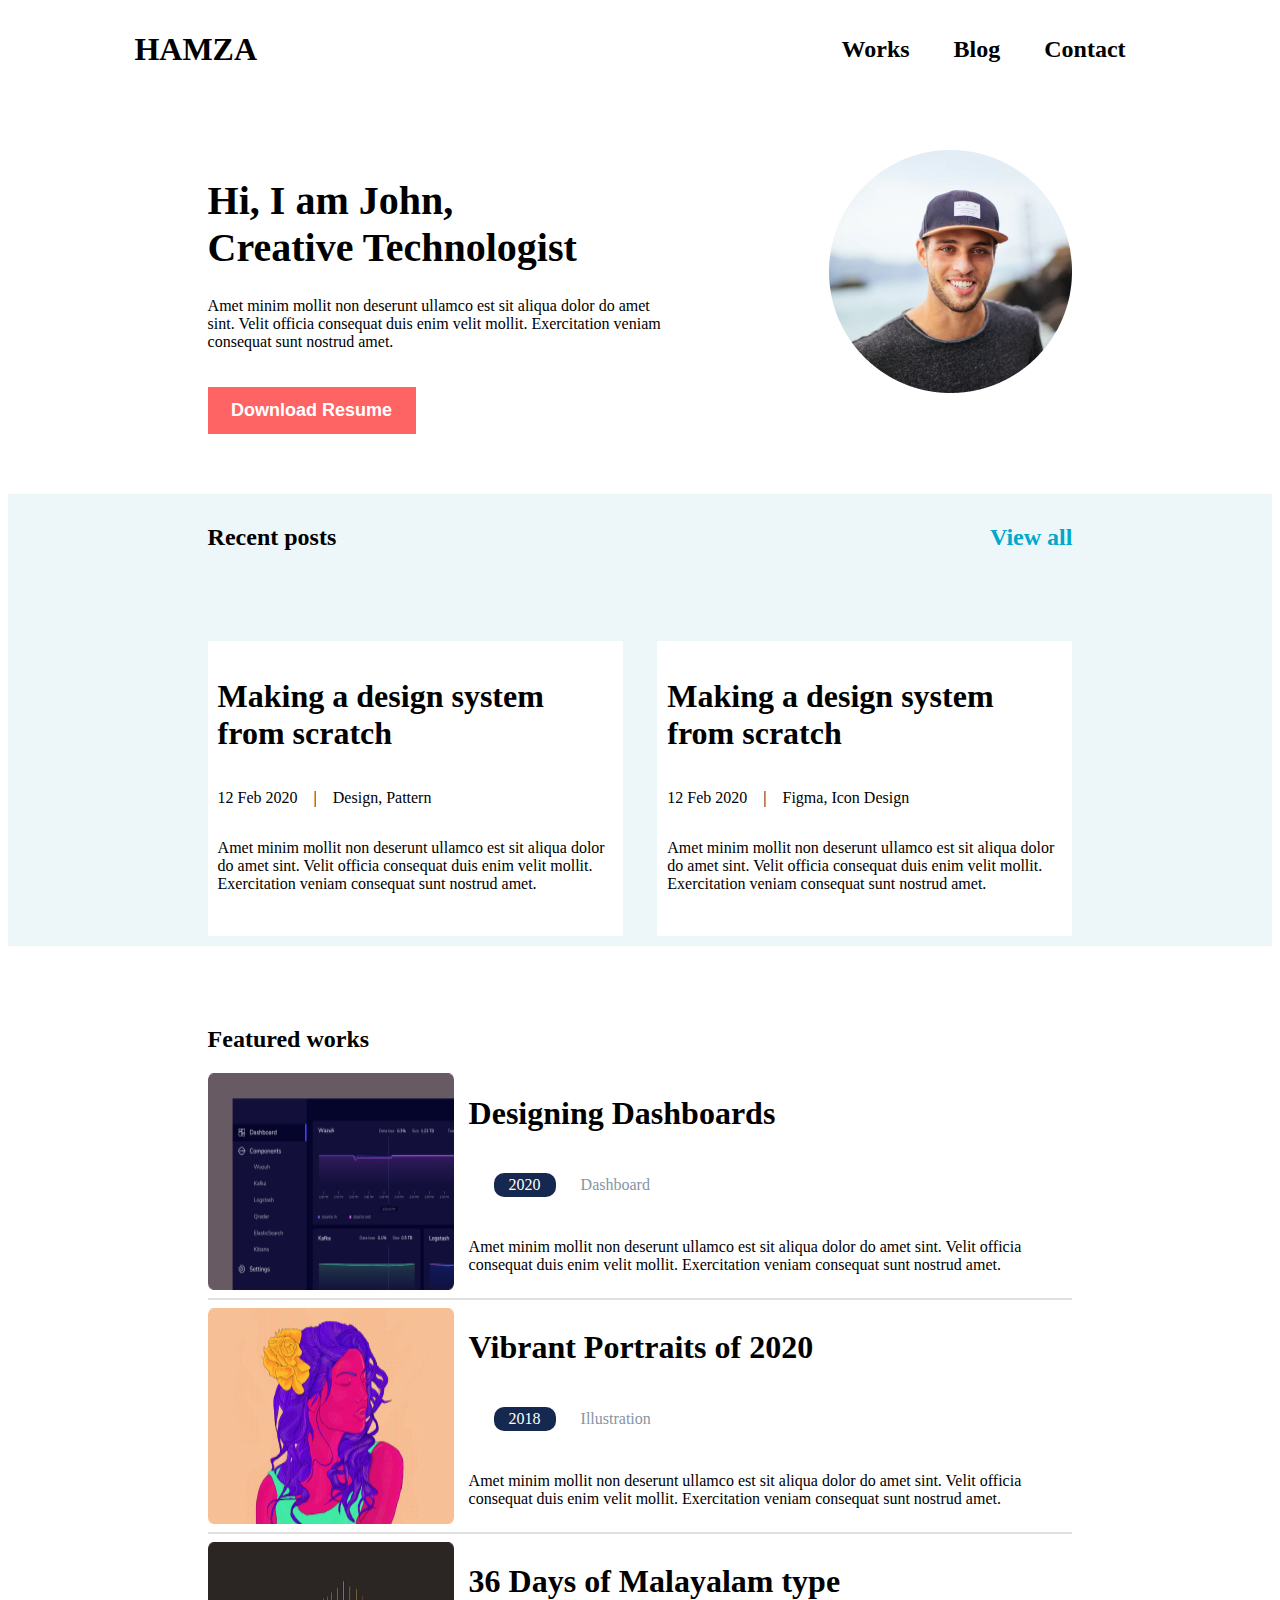
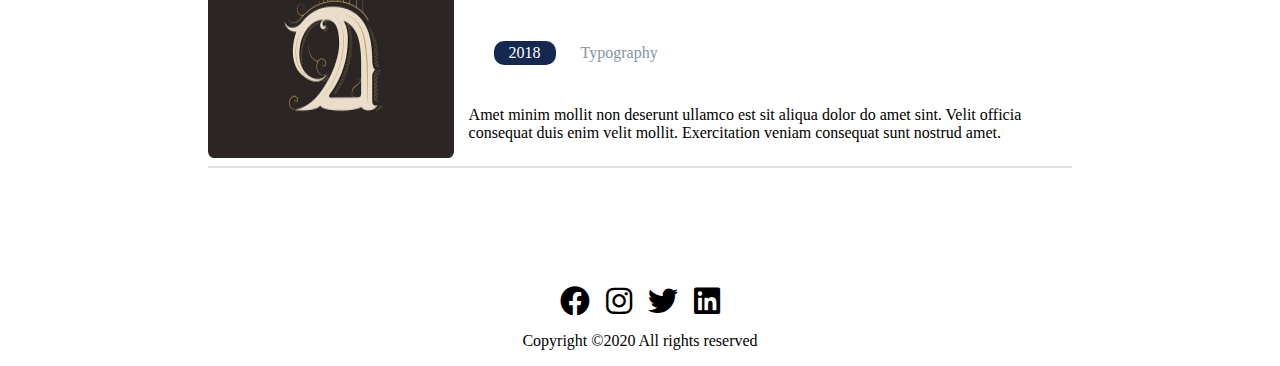
<file: Index.Html>
<!DOCTYPE html>
<html lang="en">
  <head>
    <meta charset="UTF-8" />
    <meta http-equiv="X-UA-Compatible" content="IE=edge" />
    <meta name="viewport" content="width=device-width, initial-scale=1.0" />
    <title>CV</title>
    <link rel="stylesheet" href="CSS/Style.css" />
    <link rel="stylesheet" href="CSS/all.css" />
  </head>
  <body>
    <!--  start Header -->
    <header>
      <div class="logo">
        <h1>HAMZA</h1>
      </div>
      <!-- start Nav -->
      <nav>
        <i class="fas fa-bars toggle-menu"></i>

        <ul>
          <li><a href="Works.html">Works</a></li>
          <li><a href="Blog.html">Blog</a></li>
          <li><a href="hamzah2381409@gmail.com">Contact</a></li>
        </ul>
      </nav>
      <!-- end Nav -->
    </header>
    <!-- end Header -->

    <section class="F_section">
      <div class="contener">
        <div class="p_H">
          <h1>
            Hi, I am John, <br />
            Creative Technologist
          </h1>

          <p>
            Amet minim mollit non deserunt ullamco est sit aliqua dolor do amet
            <br />
            sint. Velit officia consequat duis enim velit mollit. Exercitation
            veniam <br />
            consequat sunt nostrud amet.
          </p>

          <button class="b1">Download Resume</button>
        </div>

        <div>
          <img src="images/Ellipse 1.png" alt="" />
        </div>
      </div>
    </section>

    <section class="Sec-section">
      <div class="contener">
        <h2 class="p">Recent posts</h2>

        <h2 class="P">View all</h2>
      </div>

      <div class="contener">
        <div class="design">
          <h1>Making a design system from scratch</h1>
          <div class="p-p">
            <p>12 Feb 2020</p>
            <p>|</p>
            <p>Design, Pattern</p>
          </div>
          <p >
            Amet minim mollit non deserunt ullamco est sit aliqua dolor do amet
            sint. Velit officia consequat duis enim velit mollit. Exercitation
            veniam consequat sunt nostrud amet.
          </p>
        </div>
        <div class="design">
          <h1>Making a design system from scratch</h1>
          <div class="p-p">
            <p>12 Feb 2020</p>
            <p>|</p>
            <p>Figma, Icon Design</p>
          </div>
          <p>
            Amet minim mollit non deserunt ullamco est sit aliqua dolor do amet
            sint. Velit officia consequat duis enim velit mollit. Exercitation
            veniam consequat sunt nostrud amet.
          </p>
        </div>
      </div>
    </section>

    <section class="Third-section">
      <div class="all">
        <h2>Featured works</h2>
        <div class="div-2">
          <img src="images/Rectangle 30.png" alt="" />

          <div class="desecreption">
            <a href="Work Detail.html" class="Des-link">
              <h1>Designing Dashboards</h1></a
            >

            <div class="radious">
              <p class="Year">2020</p>
              <p class="Dash">Dashboard</p>
            </div>

            <p>
              Amet minim mollit non deserunt ullamco est sit aliqua dolor do
              amet sint. Velit officia consequat duis enim velit mollit.
              Exercitation veniam consequat sunt nostrud amet.
            </p>
          </div>
        </div>

        <hr />
      </div>

      <div class="all">
        <div class="div-2">
          <img src="images/Rectangle 32.png" alt="" />

          <div class="desecreption">
            <h1>Vibrant Portraits of 2020</h1>

            <div class="radious">
              <p class="Year">2018</p>
              <p class="Dash">Illustration</p>
            </div>

            <p>
              Amet minim mollit non deserunt ullamco est sit aliqua dolor do
              amet sint. Velit officia consequat duis enim velit mollit.
              Exercitation veniam consequat sunt nostrud amet.
            </p>
          </div>
        </div>

        <hr />
      </div>

      <div class="all">
        <div class="div-2">
          <img src="images/Rectangle 34.png" alt="" />

          <div class="desecreption">
            <h1>36 Days of Malayalam type</h1>

            <div class="radious">
              <p class="Year">2018</p>
              <p class="Dash">Typography</p>
            </div>

            <p>
              Amet minim mollit non deserunt ullamco est sit aliqua dolor do
              amet sint. Velit officia consequat duis enim velit mollit.
              Exercitation veniam consequat sunt nostrud amet.
            </p>
          </div>
        </div>

        <hr />
      </div>
    </section>

    <!-- footer -->

    <footer>
      <div class="footer">
        <i class="fa-brands fa-facebook"></i>
        <i class="fa-brands fa-instagram"></i>
        <i class="fa-brands fa-twitter"></i>
        <i class="fa-brands fa-linkedin"></i>
      </div>
      <p>Copyright ©2020 All rights reserved</p>
    </footer>
  </body>
</html>
</file>
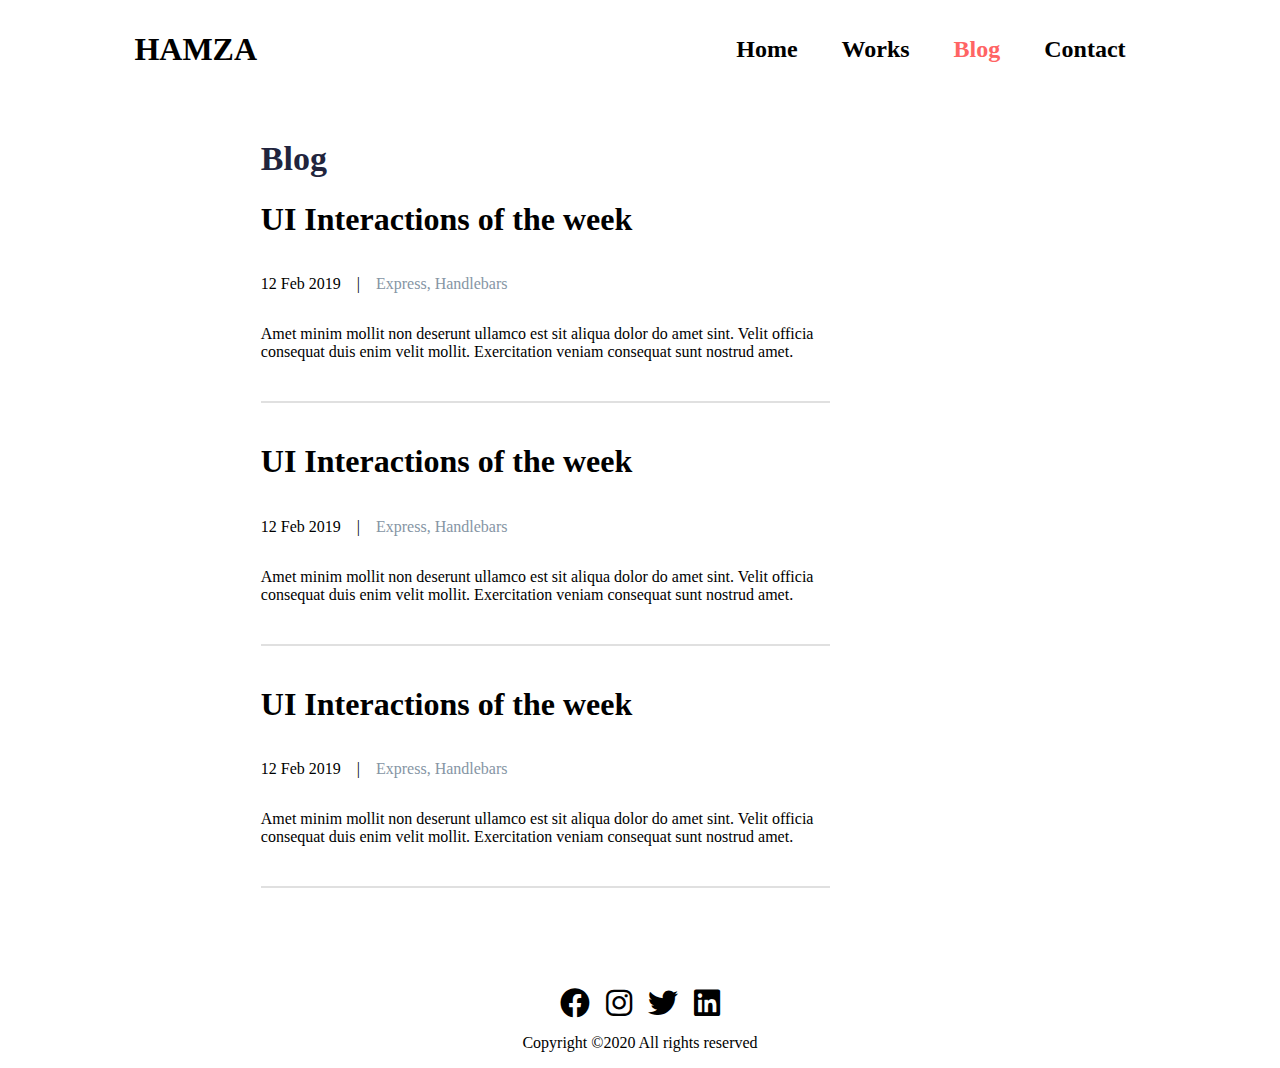
<file: Blog.html>
<!DOCTYPE html>
<html lang="en">
<head>
    <meta charset="UTF-8">
    <meta http-equiv="X-UA-Compatible" content="IE=edge">
    <meta name="viewport" content="width=device-width, initial-scale=1.0">
    <link rel="stylesheet" href="CSS/Style.css">
    <link rel="stylesheet" href="CSS/all.css">
    <title>Blog</title>
</head>

<body>
      <!--  start Header -->
      <header>

        <div class="logo">
            <H1>HAMZA</H1>
        </div>
        <!-- start Nav -->
        <nav>
            <i class="fas fa-bars toggle-menu"></i>
            <ul>
                <li><a href="index.html">Home</a></li>
                <li><a href="Works.html">Works</a></li>
                <li><a href="Blog.html" style="color: #FF6464;">Blog</a></li>
                <li><a href="hamzah2381409@gmail.com">Contact</a></li>
            </ul> 

        </nav>
        <!-- end Nav -->
    </header>

    <section class="section-Blog" >

        <h1 class="H1">Blog</h1>

    <!--first div  -->
        <div class="design2">
            <h1>UI Interactions of the week</h1>
         <div class="p-p">
            <p>12 Feb 2019</p>
            <p>|</p>
            <p class="P-color">Express, Handlebars</p>
        </div>
            <p >Amet minim mollit non deserunt ullamco est sit aliqua dolor do amet sint. Velit officia consequat duis enim velit mollit. Exercitation veniam consequat sunt nostrud amet.</p>
        </div>
        <hr class="hr">
    <!--secound div  -->
    <div class="design2">
        <h1>UI Interactions of the week</h1>
     <div class="p-p">
        <p>12 Feb 2019</p>
        <p>|</p>
        <p class="P-color">Express, Handlebars</p>
    </div>
        <p>Amet minim mollit non deserunt ullamco est sit aliqua dolor do amet sint. Velit officia consequat duis enim velit mollit. Exercitation veniam consequat sunt nostrud amet.</p>
    </div>
    <hr class="hr">
    <!--Third div  -->
    <div class="design2">
        <h1>UI Interactions of the week</h1>
     <div class="p-p">
        <p>12 Feb 2019</p>
        <p>|</p>
        <p class="P-color" >Express, Handlebars</p>
    </div>
        <p>Amet minim mollit non deserunt ullamco est sit aliqua dolor do amet sint. Velit officia consequat duis enim velit mollit. Exercitation veniam consequat sunt nostrud amet.</p>
    </div>
    <hr class="hr">
    </section>

     <!-- footer -->

     <footer>
        
        <div  class="footer">

        
            <i class="fa-brands fa-facebook"></i>
            <i class="fa-brands fa-instagram"></i>
            <i class="fa-brands fa-twitter"></i>
            <i class="fa-brands fa-linkedin"></i>

            
      </div>
      <p>Copyright ©2020 All rights reserved </p>
    </footer>


</body>
</html>
</file>
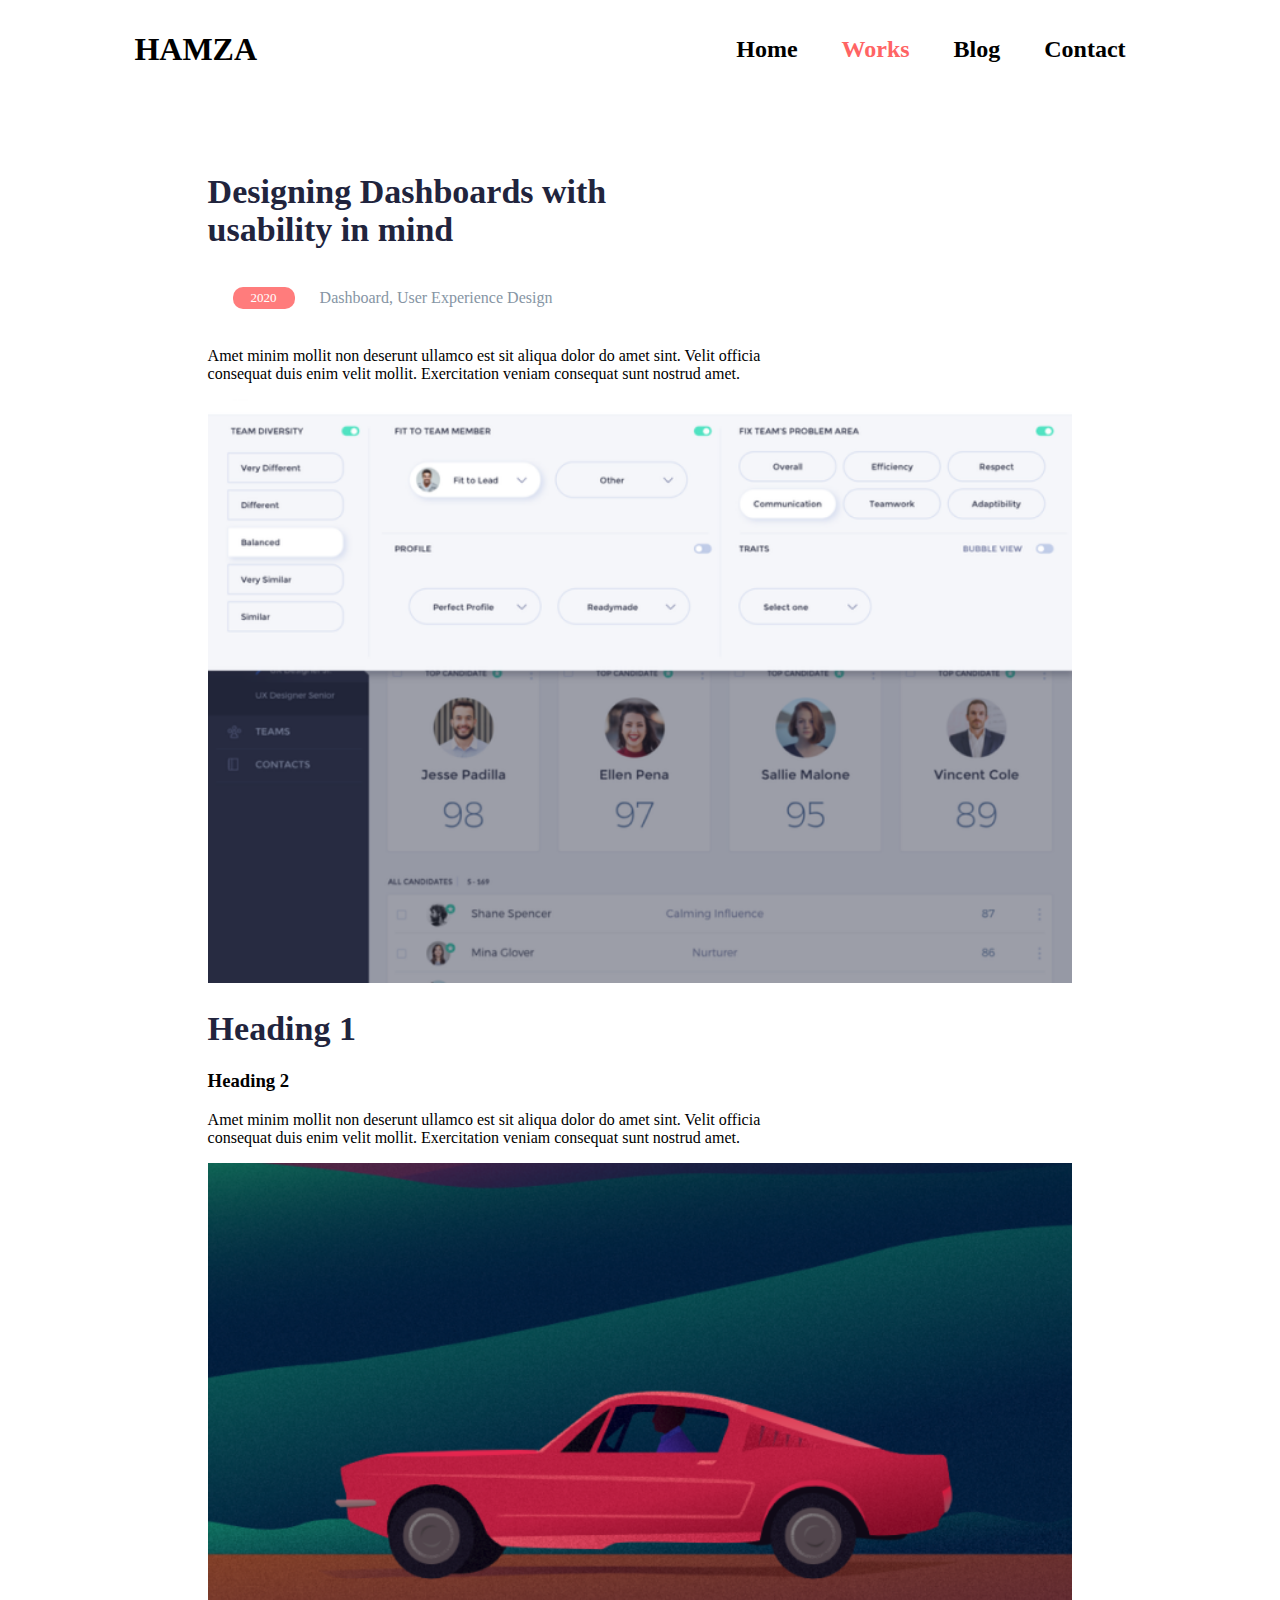
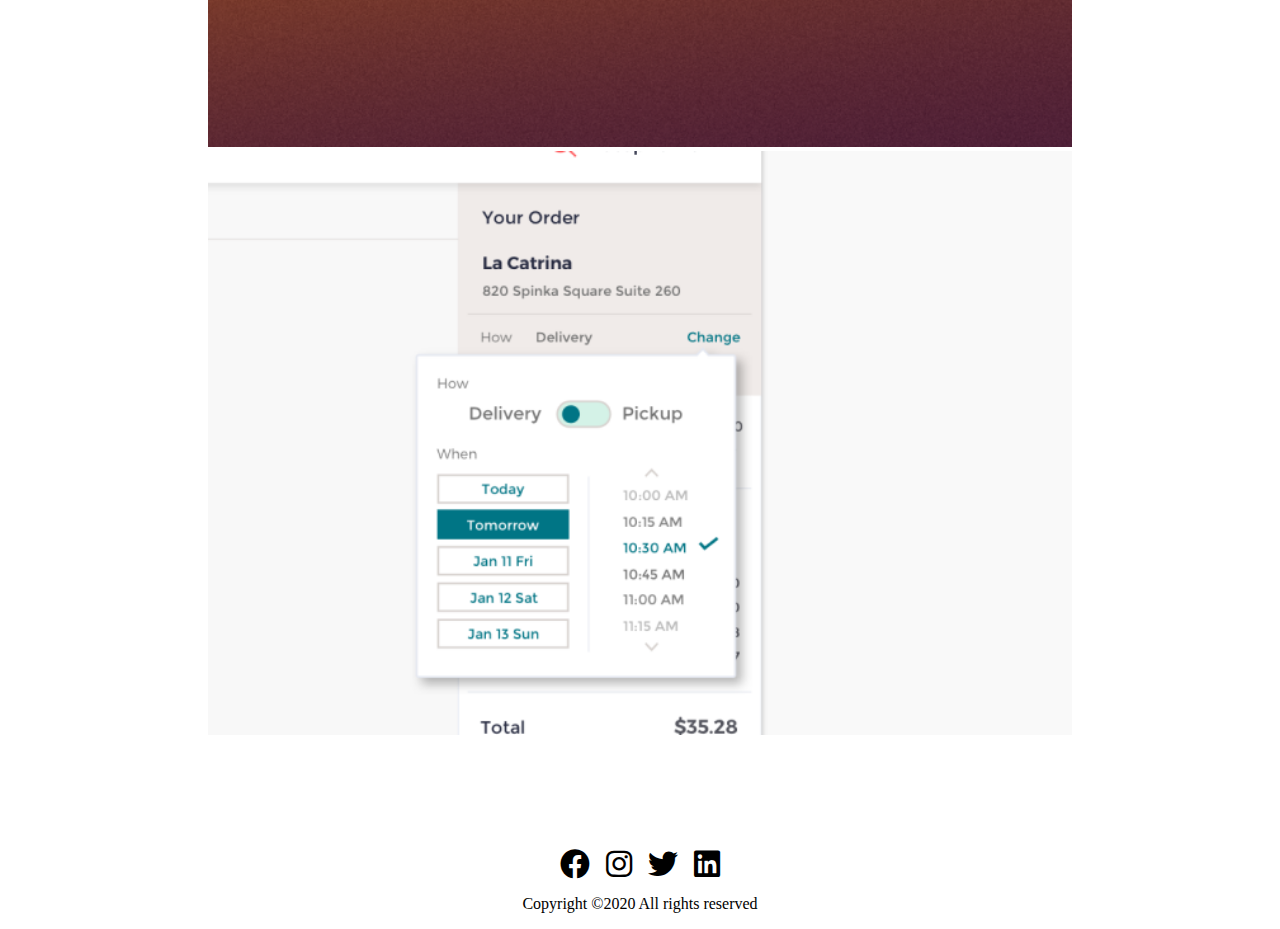
<file: Work Detail.html>
<!DOCTYPE html>
<html lang="en">
<head>
    <meta charset="UTF-8">
    <meta http-equiv="X-UA-Compatible" content="IE=edge">
    <meta name="viewport" content="width=device-width, initial-scale=1.0">
    <link rel="stylesheet" href="CSS/Style.css">
    <link rel="stylesheet" href="CSS/all.css">
    <title>Works</title>
</head>
<body>
 <!--  start Header -->
 <header>

    <div class="logo">
        <H1>HAMZA</H1>
    </div>
    <!-- start Nav -->
    <nav>
        <i class="fas fa-bars toggle-menu"></i>
        <ul>
            <li><a href="index.html">Home</a></li>
            <li><a href="Works.html" style="color: #FF6464;">Works</a></li>
            <li><a href="Blog.html" >Blog</a></li>
            <li><a href="hamzah2381409@gmail.com">Contact</a></li>
        </ul> 

    </nav>
    <!-- end Nav -->
</header>




   <!-- big section -->
       <section class="big-section">

       

   <!--First section--> 
   <section class="F_section">

    <div class="button">
        <h1 class="H1">Designing Dashboards with usability in mind</h1>
        <div class="radious">
            <p class="year2">2020</p> <p class="Dash">Dashboard, User Experience Design</p>
       </div>
       <p>Amet minim mollit non deserunt ullamco est sit aliqua dolor do amet sint. Velit officia <br> consequat duis enim velit mollit. Exercitation veniam consequat sunt nostrud amet.</p>
    </div>

    <img src="images/Rectangle 4.png" alt="" class="img-WD">

   </section>

   <!--secound section--> 
   <section class="Sc_section">

    <h1  class="H1"> Heading 1</h1>
    <h3>Heading 2</h3>
    <p>Amet minim mollit non deserunt ullamco est sit aliqua dolor do amet sint. Velit officia <br> consequat duis enim velit mollit. Exercitation veniam consequat sunt nostrud amet.</p>

    <img src="images/Rectangle 5.png" alt="" class="img-WD">

    <img src="images/Rectangle 4@2x.png" alt="" class="img-WD">
   </section>

</section>

      <!-- footer -->

      <footer>
        
        <div  class="footer">

        
            <i class="fa-brands fa-facebook"></i>
            <i class="fa-brands fa-instagram"></i>
            <i class="fa-brands fa-twitter"></i>
            <i class="fa-brands fa-linkedin"></i>

           
      </div>

      <p>Copyright ©2020 All rights reserved </p>
    </footer>

</body>
</html>
</file>
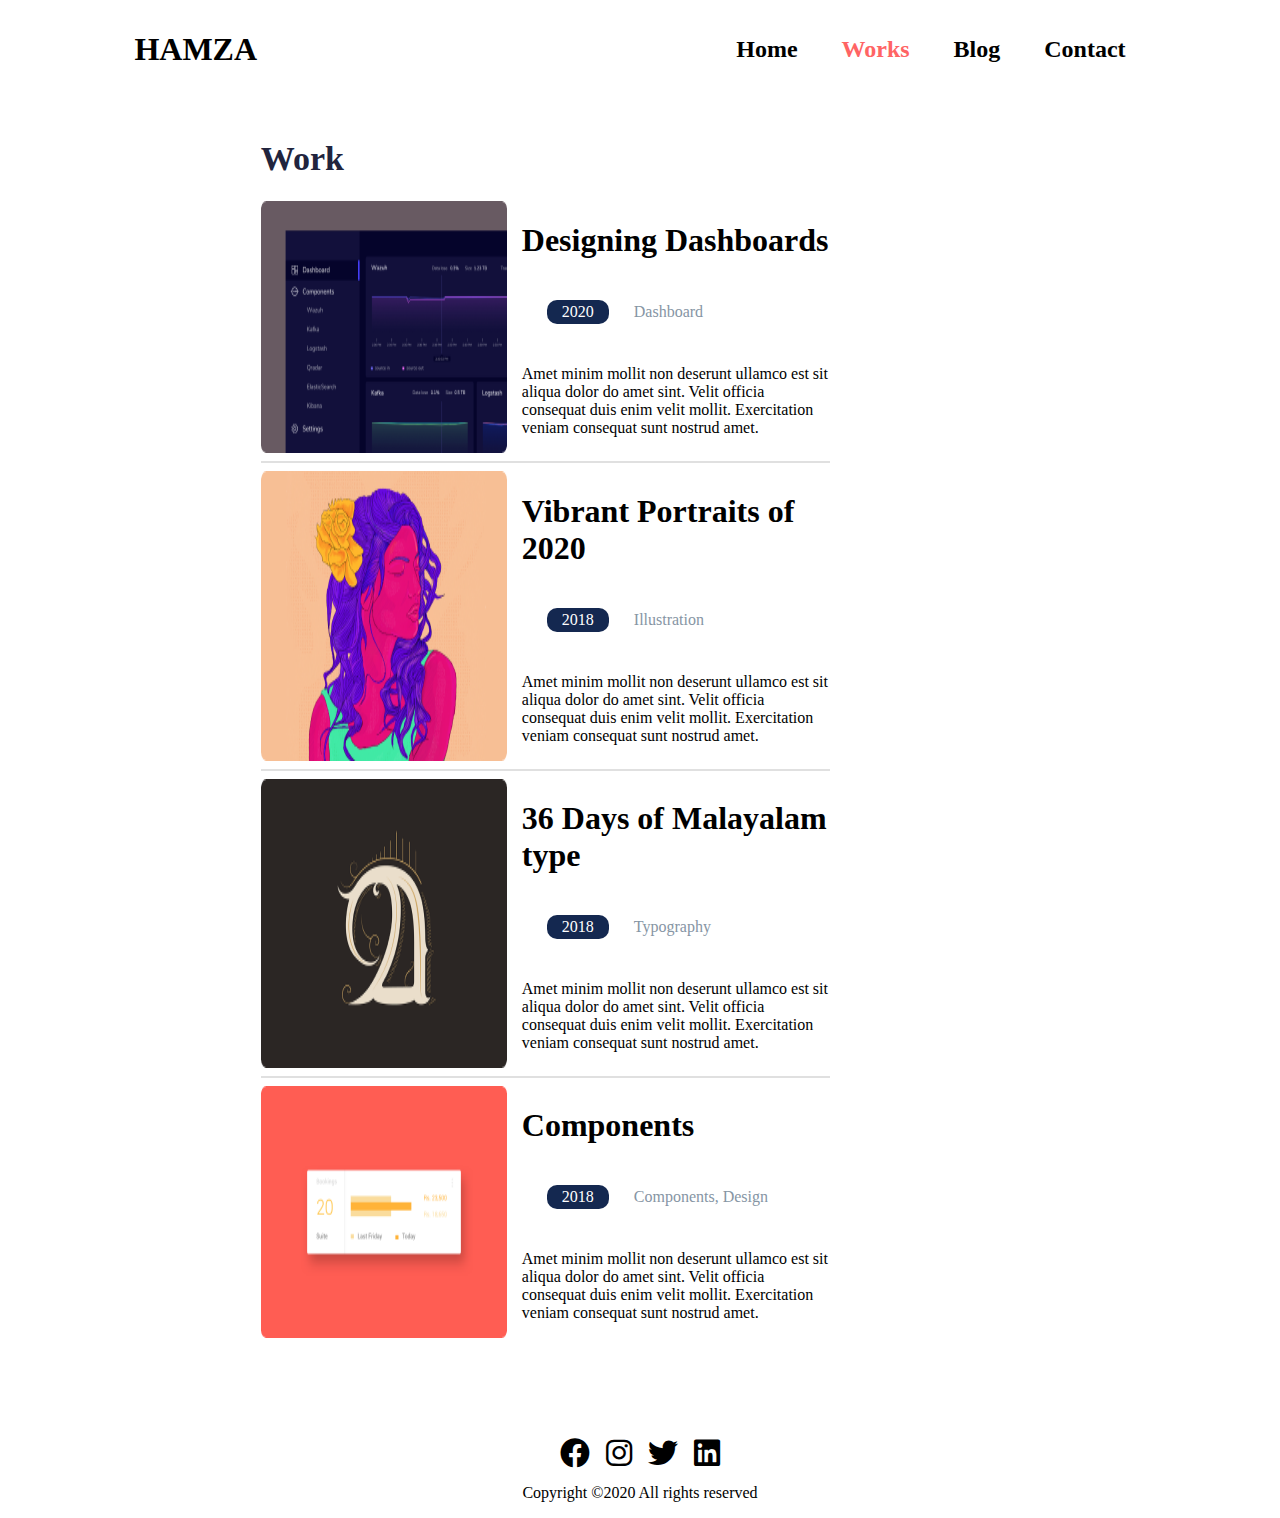
<file: Works.html>
<!DOCTYPE html>
<html lang="en">
<head>
    <meta charset="UTF-8">
    <meta http-equiv="X-UA-Compatible" content="IE=edge">
    <meta name="viewport" content="width=device-width, initial-scale=1.0">
    <link rel="stylesheet" href="CSS/Style.css">
    <link rel="stylesheet" href="CSS/all.css">
    <title>Works</title>
</head>
<body>
 <!--  start Header -->
 <header>

    <div class="logo">
        <H1>HAMZA</H1>
    </div>
    <!-- start Nav -->
    <nav>
        <i class="fas fa-bars toggle-menu"></i>
        <ul>
            <li><a href="index.html">Home</a></li>
            <li><a href="Works.html" style="color: #FF6464;">Works</a></li>
            <li><a href="Blog.html" >Blog</a></li>
            <li><a href="hamzah2381409@gmail.com">Contact</a></li>
        </ul> 

    </nav>
    <!-- end Nav -->
</header>

<section class="section-work">
    

    <h1 class="H1">Work</h1>

    <!-- First div oF section tow -->

    <div class="all">

    <div class="div-2">
        <img src="images/Rectangle 30.png" alt="">
    
        <div class="desecreption">

            <a href="Work Detail.html" class="link-WD"><h1>Designing Dashboards</h1></a>

            <div class="radious">
                 <p class="Year">2020</p> <p class="Dash">Dashboard</p>
            </div>
           
            <p>Amet minim mollit non deserunt ullamco est sit aliqua dolor do amet sint. Velit officia consequat duis enim velit mollit. Exercitation veniam consequat sunt nostrud amet.</p>

        </div>
    </div>

    <hr>

    </div>
        <!-- secound div oF section tow -->
    <div class="all">

    
    <div class="div-2">
        <img src="images/Rectangle 32.png" alt="" >
    
        <div class="desecreption">

            <h1>Vibrant Portraits of 2020</h1>

            <div class="radious">
                 <p class="Year">2018</p> <p class="Dash">Illustration</p>
            </div>
           
            <p>Amet minim mollit non deserunt ullamco est sit aliqua dolor do amet sint. Velit officia consequat duis enim velit mollit. Exercitation veniam consequat sunt nostrud amet.</p>

        </div>
    </div>

    <hr>

    </div>

        <!-- third div oF section tow -->
    <div class="all">

    
    <div class="div-2">
        <img src="images/Rectangle 34.png" alt="">
    
        <div class="desecreption">

            <h1>36 Days of Malayalam type</h1>

            <div class="radious">
                 <p class="Year">2018</p> <p class="Dash">Typography</p>
            </div>
           
            <p>Amet minim mollit non deserunt ullamco est sit aliqua dolor do amet sint. Velit officia consequat duis enim velit mollit. Exercitation veniam consequat sunt nostrud amet.</p>

        </div>
    </div>

    <hr>

    </div>
        <!-- fourth div oF section tow -->
    <div class="all">

    
    <div class="div-2">
        <img src="images/Rectangle 40.png" alt="">
    
        <div class="desecreption">

            <h1>Components</h1>

            <div class="radious">
                 <p class="Year">2018</p> <p class="Dash">Components, Design</p>
            </div>
           
            <p>Amet minim mollit non deserunt ullamco est sit aliqua dolor do amet sint. Velit officia consequat duis enim velit mollit. Exercitation veniam consequat sunt nostrud amet.</p>

        </div>
    </div>

    </div>

</section>


      <!-- footer -->

      <footer>
        
        <div  class="footer">

        
            <i class="fa-brands fa-facebook"></i>
            <i class="fa-brands fa-instagram"></i>
            <i class="fa-brands fa-twitter"></i>
            <i class="fa-brands fa-linkedin"></i>

            
      </div>
      <p>Copyright ©2020 All rights reserved </p>
    </footer>
</body>
</html>
</file>
<file: CSS/Style.css>
* {
  box-sizing: border-box;
}


header {
  margin: 10px 10%;
  display: flex;
  justify-content: space-between;
  position: relative;

}
nav i {
  font-size: medium;
}

nav {
  display: flex;
  justify-content: flex-end;
  align-items: center;
  flex-grow: 1;
}

nav ul {
  list-style: none;
}

nav ul li {
  display: inline-block;
  padding: 0 20px;
  font-weight: bold;
}

nav ul li a {
  text-decoration: none;
  color: black;
  font-size: x-large;
}

nav ul li a:hover {
  color: #ff6464;
}

@media (min-width: 768px) {
  .toggle-menu {
    visibility: hidden;
  }
}

@media (max-width: 767px) {
  nav ul {
    display: none;
  }

  nav .toggle-menu:hover + ul {
    display: flex;
    position: absolute;
    top: 100%;
    left: 0;
    width: 100%;
    background-color: white;
    flex-direction: column;
    align-items: center;
    gap: 1.5rem;
    box-shadow: rgba(149, 157, 165, 0.2) 0px 8px 24px;
  }

  .contener {
		flex-direction: column-reverse;
		width: 95%;
	}
	
	.div-2 {
		flex-direction: column;
	}
	.design {
    width: 100%;
    margin-bottom: 3%;
		
	}
	.footer {
		gap: 1rem;
	}
	.footer i {
		font-size: 1rem;
	}
  .P{
    display: none;
  }

  .big-section{
    margin: auto 5%;
  }

}

.img1 {
  border-radius: 100%;
  box-shadow: 0px 2px 3px 5px #5d6264;
}

.contener {
  margin: 50px 15%;
  display: flex;
  justify-content: space-between;
  padding: 10px 10px;
}

.p_H h1 {
  font-size: 40px;
}

.b1 {
  border: none;
  margin-top: 20px;
  background-color: #ff6464;
  width: 208px;
  height: 47px;
  font-size: large;
  font-weight: bold;
  color: white;
}

.Sec-section {
  background-color: #edf7fa;
}
.link {
  display: flex;
  justify-content: space-between;
  width: 100%;
  height: 10%;
  /* border:1px solid ; */
}
.P {
  color: #00a8cc;
}

.p-p {
  display: flex;
  justify-content: flex-start;
  gap: 1rem;
  width:100%;
  
}

.design {
  background-color: #ffffff;
  padding: 15px 10px;
  width: 48%;
  height: 295px;
}

.Third-section {
  padding: 10px 10px;
  margin: 50px 15%;
}

.div-2 {
  display: flex;
  justify-content: space-around;
  /* margin: 20px  0; */
  /* padding: 20px 15px; */
}

.desecreption {
  margin-left: 15px;
}

.radious {
  margin: 25px;
  display: flex;
}

.Dash {
  margin: auto 25px;
  color: #8695a4;
}

.Year {
  border-radius: 10px;
  padding: 3px;
  width: 62px;
  text-align: center;
  background-color: #142850;
  color: white;
}

hr {
  border: 1px solid #e0e0e0;
}

.Des-link {
  text-decoration: none;
  color: black;
}
footer {
  margin-top: 100px;
}

.footer {
  display: flex;
  justify-content: center;
  gap: 1rem;
  /* flex-wrap: wrap; */
  /* width: 40%; */
  margin: 0 auto;
}

footer p {
  text-align: center;
}

i {
  font-size: 30px;
  /* margin: 0 3rem; */
}

/*end CSS index */

.section-Blog {
  margin: 50px 35%;
  margin-left: 20%;
}

.H1 {
  font-weight: 700;
  font-size: 44px;
  color: #21243d;
}

.hr {
  margin: 40px auto;
  width: 650px;
  color: #e0e0e0e8;
  width: 100%;
}

.P-color {
  color: #8695a4;
}

.section-work {
  margin: 50px 35%;
  margin-left: 20%;
}

.big-section {
  padding: 10px 10px;
  margin: 50px 15%;
}
/* 
.big-section {
  margin: 100px auto;
  width: 70%;
  margin-left: 400px;
} */

.H1 {
  /* font-family: 'Heebo'; */
  /* font-style: normal; */
  font-weight: 700;
  font-size: 34px;
  /* line-height: 50px; */
  width: 50%;
}

.year2 {
  border-radius: 10px;
  padding: 3px;
  width: 62px;
  /* margin-left: -3%; */
  text-align: center;
  background-color: #ff7c7c;
  color: white;
  font-size: small;
}



.link-WD{
  color: black;
  text-decoration: none;
}

.link-WD:hover{
  color: #ff6464;
}

.img-WD{
  width: 100%;
}
</file>
